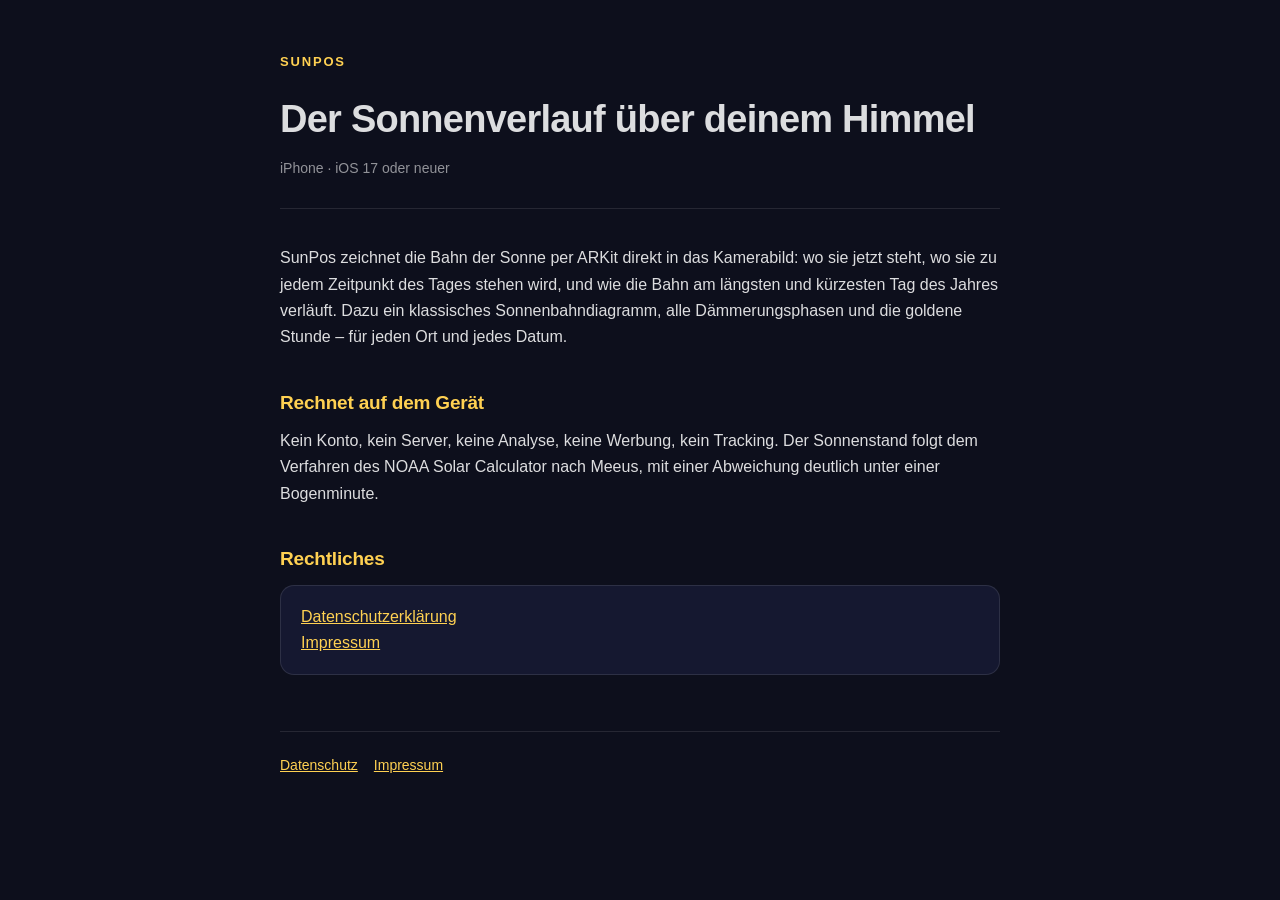
<file: docs/index.html>
<!DOCTYPE html>
<html lang="de">
<head>
<meta charset="utf-8">
<meta name="viewport" content="width=device-width, initial-scale=1">
<title>SunPos — Sonnenverlauf in AR</title>
<meta name="description" content="SunPos zeichnet den Sonnenverlauf per ARKit direkt ins Kamerabild: wo die Sonne jetzt steht, wo sie den ganzen Tag über stehen wird.">
<link rel="stylesheet" href="style.css">
</head>
<body>
<div class="wrap">

<header>
  <span class="brand">SunPos</span>
  <h1>Der Sonnenverlauf über deinem Himmel</h1>
  <p class="stand">iPhone · iOS 17 oder neuer</p>
</header>

<p>SunPos zeichnet die Bahn der Sonne per ARKit direkt in das Kamerabild: wo sie jetzt steht, wo
sie zu jedem Zeitpunkt des Tages stehen wird, und wie die Bahn am längsten und kürzesten Tag des
Jahres verläuft. Dazu ein klassisches Sonnenbahndiagramm, alle Dämmerungsphasen und die goldene
Stunde – für jeden Ort und jedes Datum.</p>

<h2>Rechnet auf dem Gerät</h2>
<p>Kein Konto, kein Server, keine Analyse, keine Werbung, kein Tracking. Der Sonnenstand folgt dem
Verfahren des NOAA Solar Calculator nach Meeus, mit einer Abweichung deutlich unter einer
Bogenminute.</p>

<h2>Rechtliches</h2>
<div class="card">
  <a href="datenschutz.html">Datenschutzerklärung</a><br>
  <a href="impressum.html">Impressum</a>
</div>

<footer>
  <a href="datenschutz.html">Datenschutz</a><a href="impressum.html">Impressum</a>
</footer>

</div>
</body>
</html>
</file>
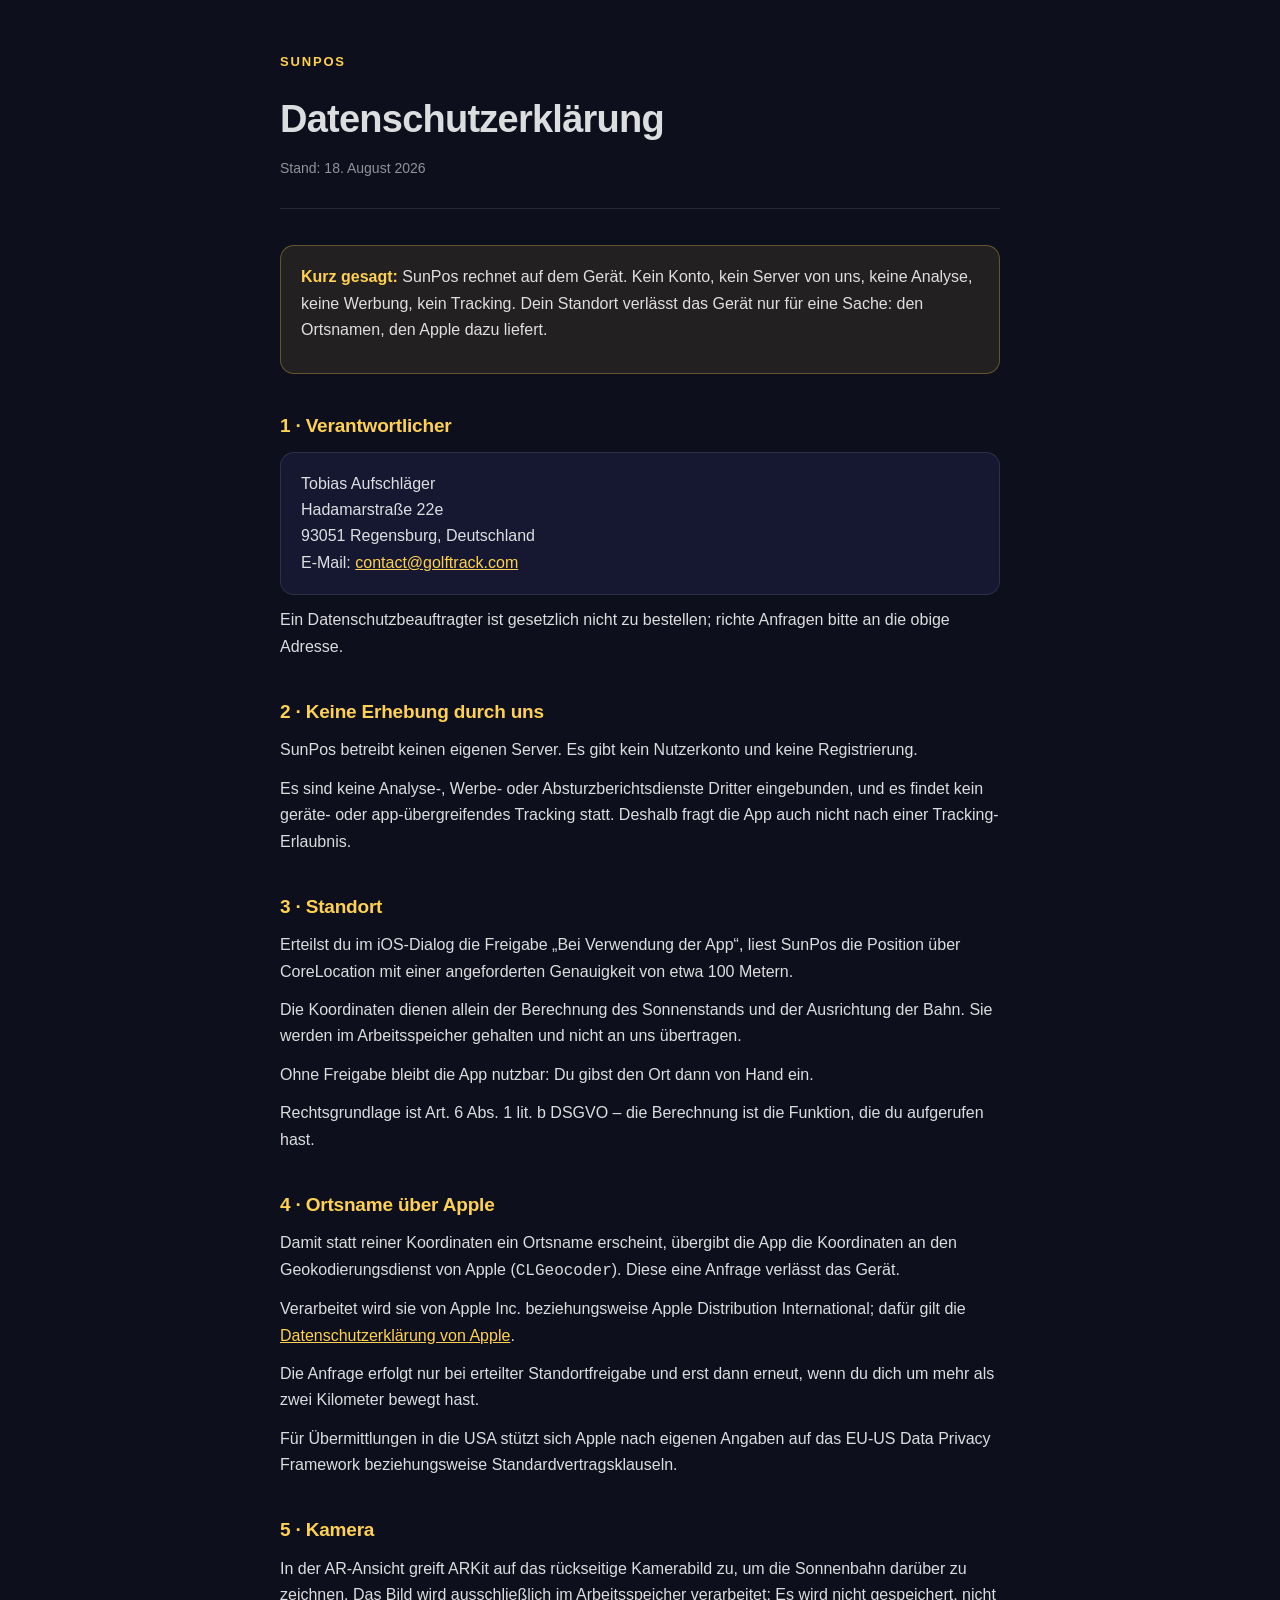
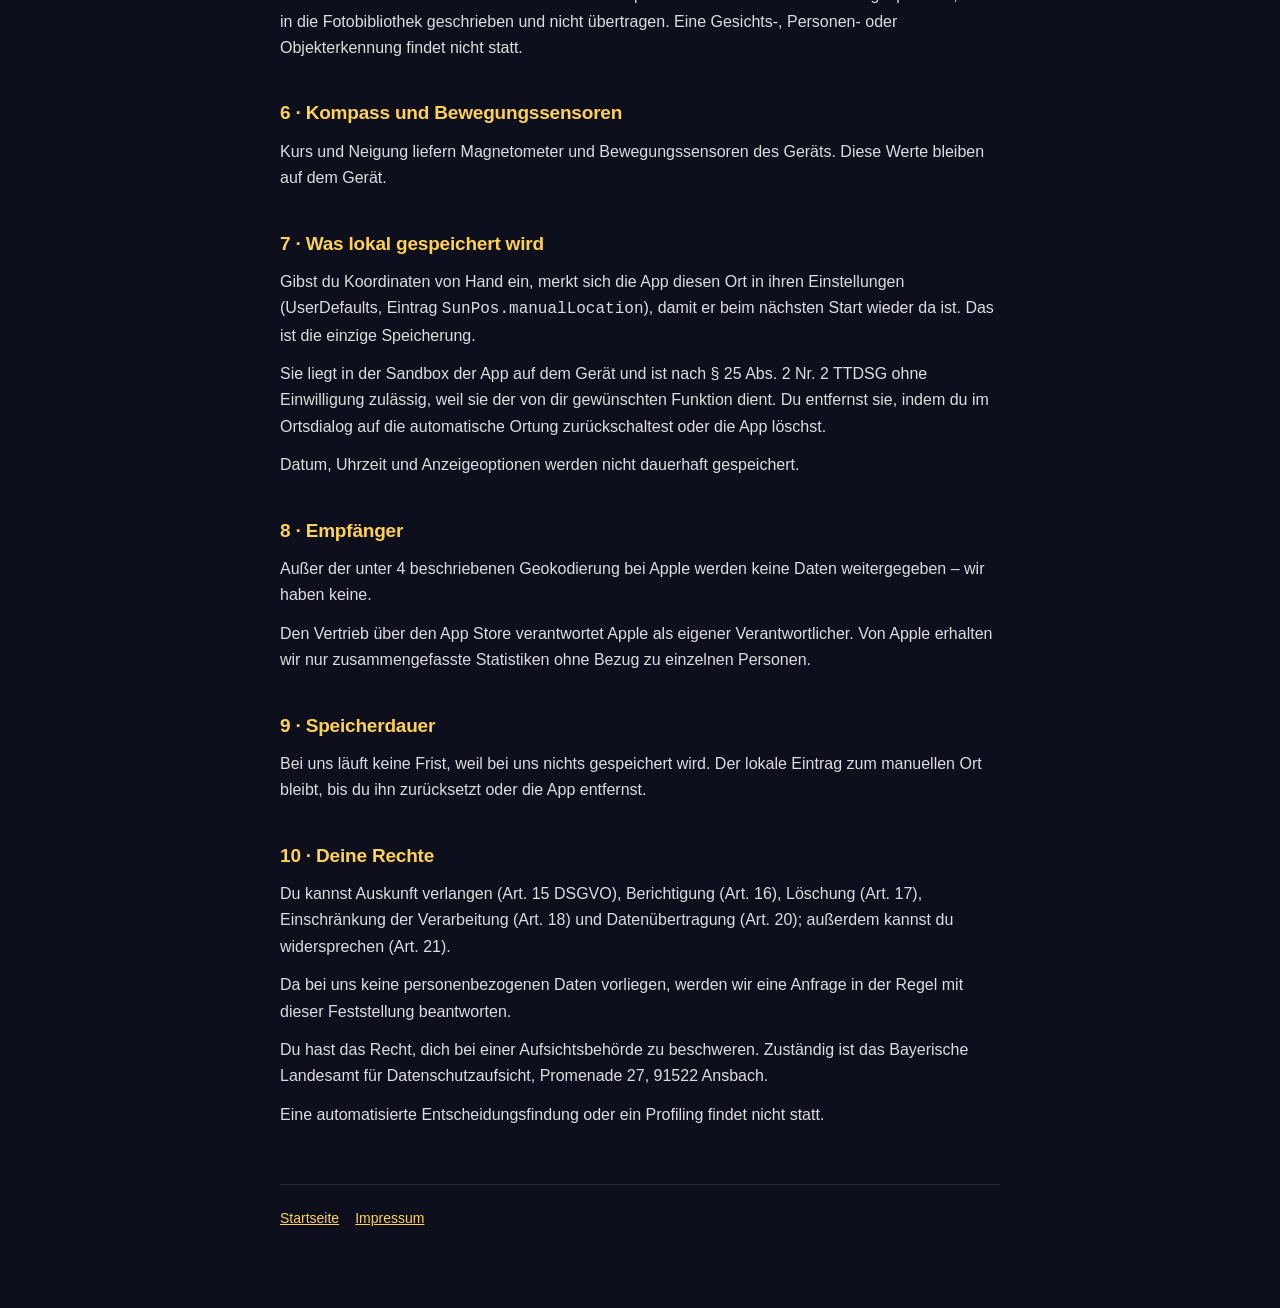
<file: docs/datenschutz.html>
<!DOCTYPE html>
<html lang="de">
<head>
<meta charset="utf-8">
<meta name="viewport" content="width=device-width, initial-scale=1">
<title>Datenschutzerklärung — SunPos</title>
<link rel="stylesheet" href="style.css">
</head>
<body>
<div class="wrap">

<header>
  <a class="brand" href="index.html">SunPos</a>
  <h1>Datenschutzerklärung</h1>
  <p class="stand">Stand: 18. August 2026</p>
</header>

<div class="lead">
  <p><strong>Kurz gesagt:</strong> SunPos rechnet auf dem Gerät. Kein Konto, kein Server von uns,
  keine Analyse, keine Werbung, kein Tracking. Dein Standort verlässt das Gerät nur für eine Sache:
  den Ortsnamen, den Apple dazu liefert.</p>
</div>

<h2>1 · Verantwortlicher</h2>
<div class="card">
  <address>
    Tobias Aufschläger<br>
    Hadamarstraße 22e<br>
    93051 Regensburg, Deutschland<br>
    E-Mail: <a href="mailto:contact@golftrack.com">contact@golftrack.com</a>
  </address>
</div>
<p>Ein Datenschutzbeauftragter ist gesetzlich nicht zu bestellen; richte Anfragen bitte an die
obige Adresse.</p>

<h2>2 · Keine Erhebung durch uns</h2>
<p>SunPos betreibt keinen eigenen Server. Es gibt kein Nutzerkonto und keine Registrierung.</p>
<p>Es sind keine Analyse-, Werbe- oder Absturzberichtsdienste Dritter eingebunden, und es findet
kein geräte- oder app-übergreifendes Tracking statt. Deshalb fragt die App auch nicht nach einer
Tracking-Erlaubnis.</p>

<h2>3 · Standort</h2>
<p>Erteilst du im iOS-Dialog die Freigabe „Bei Verwendung der App“, liest SunPos die Position über
CoreLocation mit einer angeforderten Genauigkeit von etwa 100 Metern.</p>
<p>Die Koordinaten dienen allein der Berechnung des Sonnenstands und der Ausrichtung der Bahn. Sie
werden im Arbeitsspeicher gehalten und nicht an uns übertragen.</p>
<p>Ohne Freigabe bleibt die App nutzbar: Du gibst den Ort dann von Hand ein.</p>
<p>Rechtsgrundlage ist Art. 6 Abs. 1 lit. b DSGVO – die Berechnung ist die Funktion, die du
aufgerufen hast.</p>

<h2>4 · Ortsname über Apple</h2>
<p>Damit statt reiner Koordinaten ein Ortsname erscheint, übergibt die App die Koordinaten an den
Geokodierungsdienst von Apple (<code>CLGeocoder</code>). Diese eine Anfrage verlässt das Gerät.</p>
<p>Verarbeitet wird sie von Apple Inc. beziehungsweise Apple Distribution International; dafür
gilt die <a href="https://www.apple.com/legal/privacy/de-ww/">Datenschutzerklärung von Apple</a>.</p>
<p>Die Anfrage erfolgt nur bei erteilter Standortfreigabe und erst dann erneut, wenn du dich um
mehr als zwei Kilometer bewegt hast.</p>
<p>Für Übermittlungen in die USA stützt sich Apple nach eigenen Angaben auf das EU-US Data Privacy
Framework beziehungsweise Standardvertragsklauseln.</p>

<h2>5 · Kamera</h2>
<p>In der AR-Ansicht greift ARKit auf das rückseitige Kamerabild zu, um die Sonnenbahn darüber zu
zeichnen. Das Bild wird ausschließlich im Arbeitsspeicher verarbeitet: Es wird nicht gespeichert,
nicht in die Fotobibliothek geschrieben und nicht übertragen. Eine Gesichts-, Personen- oder
Objekterkennung findet nicht statt.</p>

<h2>6 · Kompass und Bewegungssensoren</h2>
<p>Kurs und Neigung liefern Magnetometer und Bewegungssensoren des Geräts. Diese Werte bleiben auf
dem Gerät.</p>

<h2>7 · Was lokal gespeichert wird</h2>
<p>Gibst du Koordinaten von Hand ein, merkt sich die App diesen Ort in ihren Einstellungen
(UserDefaults, Eintrag <code>SunPos.manualLocation</code>), damit er beim nächsten Start wieder
da ist. Das ist die einzige Speicherung.</p>
<p>Sie liegt in der Sandbox der App auf dem Gerät und ist nach § 25 Abs. 2 Nr. 2 TTDSG ohne
Einwilligung zulässig, weil sie der von dir gewünschten Funktion dient. Du entfernst sie, indem du
im Ortsdialog auf die automatische Ortung zurückschaltest oder die App löschst.</p>
<p>Datum, Uhrzeit und Anzeigeoptionen werden nicht dauerhaft gespeichert.</p>

<h2>8 · Empfänger</h2>
<p>Außer der unter 4 beschriebenen Geokodierung bei Apple werden keine Daten weitergegeben – wir
haben keine.</p>
<p>Den Vertrieb über den App Store verantwortet Apple als eigener Verantwortlicher. Von Apple
erhalten wir nur zusammengefasste Statistiken ohne Bezug zu einzelnen Personen.</p>

<h2>9 · Speicherdauer</h2>
<p>Bei uns läuft keine Frist, weil bei uns nichts gespeichert wird. Der lokale Eintrag zum
manuellen Ort bleibt, bis du ihn zurücksetzt oder die App entfernst.</p>

<h2>10 · Deine Rechte</h2>
<p>Du kannst Auskunft verlangen (Art. 15 DSGVO), Berichtigung (Art. 16), Löschung (Art. 17),
Einschränkung der Verarbeitung (Art. 18) und Datenübertragung (Art. 20); außerdem kannst du
widersprechen (Art. 21).</p>
<p>Da bei uns keine personenbezogenen Daten vorliegen, werden wir eine Anfrage in der Regel mit
dieser Feststellung beantworten.</p>
<p>Du hast das Recht, dich bei einer Aufsichtsbehörde zu beschweren. Zuständig ist das Bayerische
Landesamt für Datenschutzaufsicht, Promenade 27, 91522 Ansbach.</p>
<p>Eine automatisierte Entscheidungsfindung oder ein Profiling findet nicht statt.</p>

<footer>
  <a href="index.html">Startseite</a><a href="impressum.html">Impressum</a>
</footer>

</div>
</body>
</html>
</file>
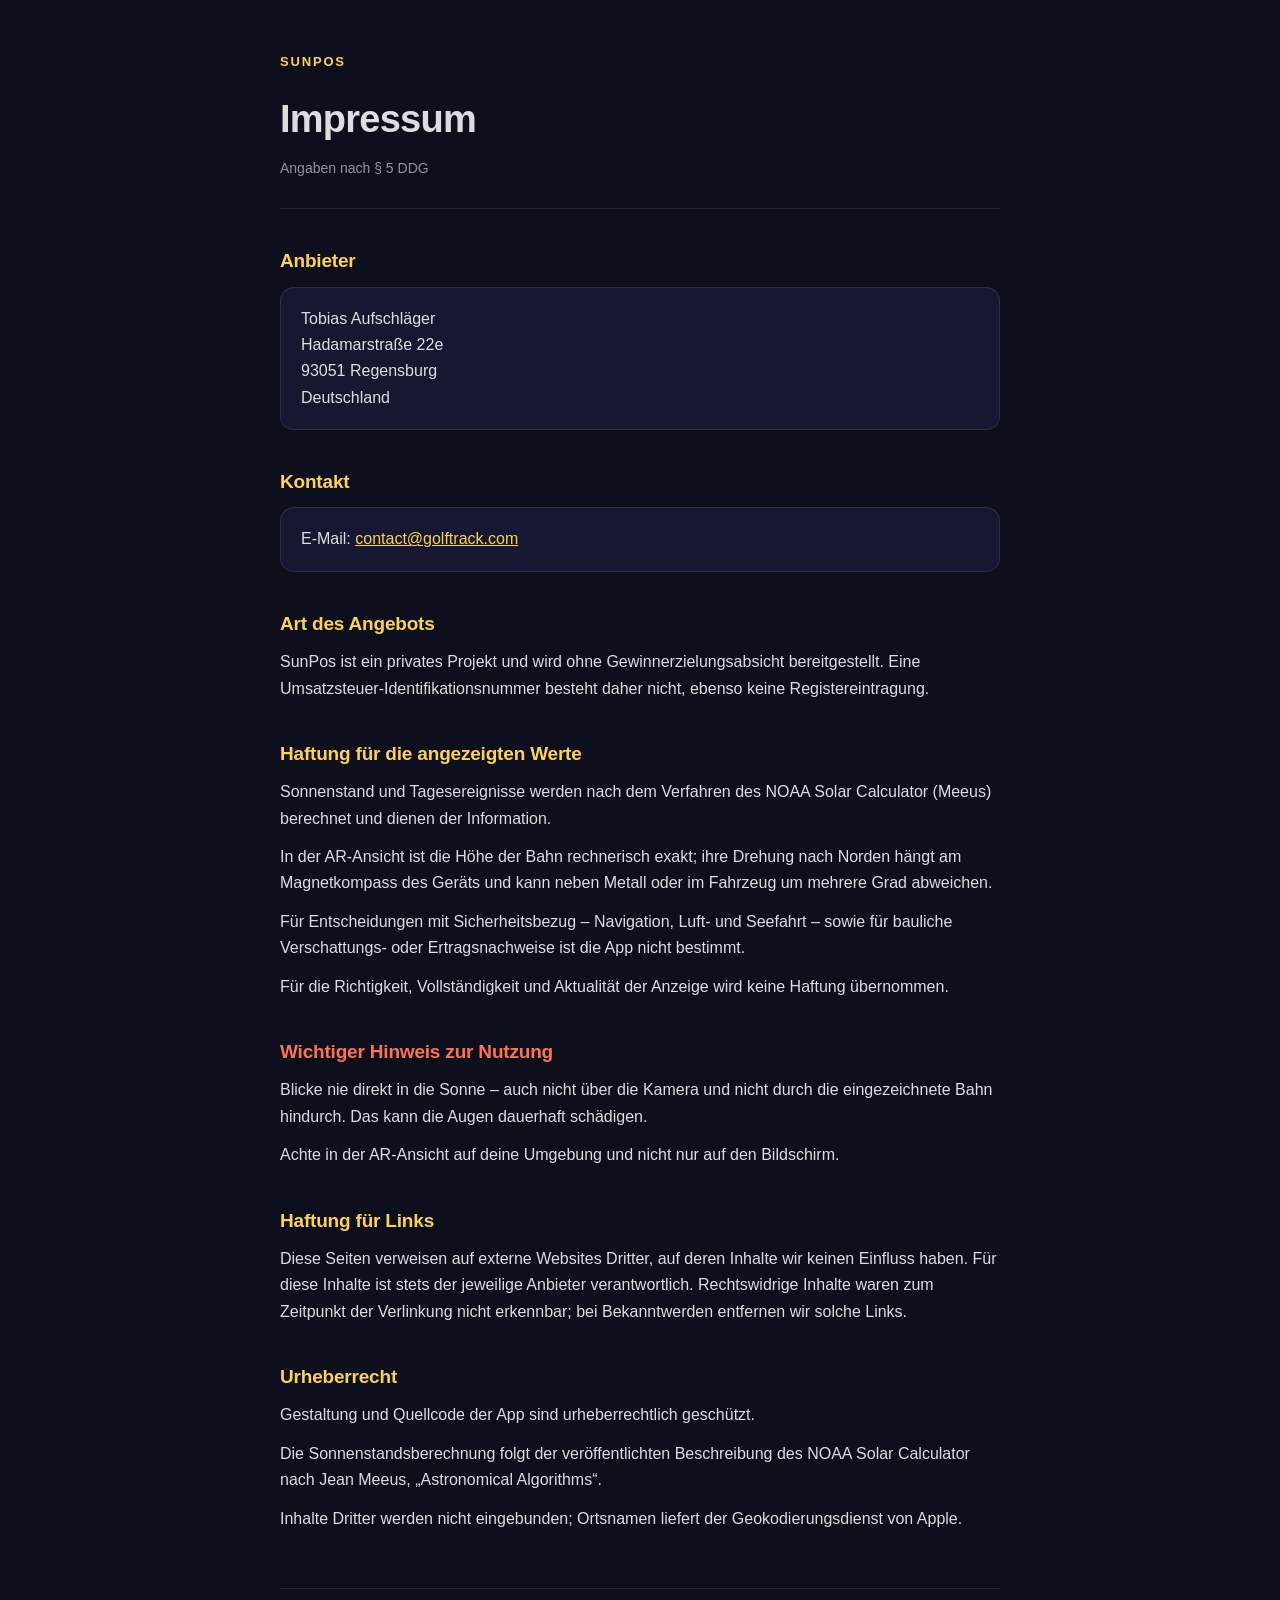
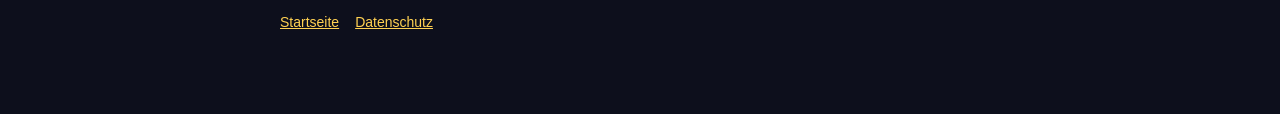
<file: docs/impressum.html>
<!DOCTYPE html>
<html lang="de">
<head>
<meta charset="utf-8">
<meta name="viewport" content="width=device-width, initial-scale=1">
<title>Impressum — SunPos</title>
<link rel="stylesheet" href="style.css">
</head>
<body>
<div class="wrap">

<header>
  <a class="brand" href="index.html">SunPos</a>
  <h1>Impressum</h1>
  <p class="stand">Angaben nach § 5 DDG</p>
</header>

<h2>Anbieter</h2>
<div class="card">
  <address>
    Tobias Aufschläger<br>
    Hadamarstraße 22e<br>
    93051 Regensburg<br>
    Deutschland
  </address>
</div>

<h2>Kontakt</h2>
<div class="card">
  E-Mail: <a href="mailto:contact@golftrack.com">contact@golftrack.com</a>
</div>

<h2>Art des Angebots</h2>
<p>SunPos ist ein privates Projekt und wird ohne Gewinnerzielungsabsicht bereitgestellt. Eine
Umsatzsteuer-Identifikationsnummer besteht daher nicht, ebenso keine Registereintragung.</p>

<h2>Haftung für die angezeigten Werte</h2>
<p>Sonnenstand und Tagesereignisse werden nach dem Verfahren des NOAA Solar Calculator (Meeus)
berechnet und dienen der Information.</p>
<p>In der AR-Ansicht ist die Höhe der Bahn rechnerisch exakt; ihre Drehung nach Norden hängt am
Magnetkompass des Geräts und kann neben Metall oder im Fahrzeug um mehrere Grad abweichen.</p>
<p>Für Entscheidungen mit Sicherheitsbezug – Navigation, Luft- und Seefahrt – sowie für bauliche
Verschattungs- oder Ertragsnachweise ist die App nicht bestimmt.</p>
<p>Für die Richtigkeit, Vollständigkeit und Aktualität der Anzeige wird keine Haftung übernommen.</p>

<h2 class="warn">Wichtiger Hinweis zur Nutzung</h2>
<p>Blicke nie direkt in die Sonne – auch nicht über die Kamera und nicht durch die eingezeichnete
Bahn hindurch. Das kann die Augen dauerhaft schädigen.</p>
<p>Achte in der AR-Ansicht auf deine Umgebung und nicht nur auf den Bildschirm.</p>

<h2>Haftung für Links</h2>
<p>Diese Seiten verweisen auf externe Websites Dritter, auf deren Inhalte wir keinen Einfluss
haben. Für diese Inhalte ist stets der jeweilige Anbieter verantwortlich. Rechtswidrige Inhalte
waren zum Zeitpunkt der Verlinkung nicht erkennbar; bei Bekanntwerden entfernen wir solche Links.</p>

<h2>Urheberrecht</h2>
<p>Gestaltung und Quellcode der App sind urheberrechtlich geschützt.</p>
<p>Die Sonnenstandsberechnung folgt der veröffentlichten Beschreibung des NOAA Solar Calculator
nach Jean Meeus, „Astronomical Algorithms“.</p>
<p>Inhalte Dritter werden nicht eingebunden; Ortsnamen liefert der Geokodierungsdienst von Apple.</p>

<footer>
  <a href="index.html">Startseite</a><a href="datenschutz.html">Datenschutz</a>
</footer>

</div>
</body>
</html>
</file>
<file: docs/style.css>
/* Gemeinsame Gestaltung der SunPos-Rechtsseiten – dunkler Grund und Gold wie in der App. */
:root {
  --bg: #0d0f1c;
  --panel: #151830;
  --line: rgba(255, 255, 255, 0.10);
  --text: rgba(255, 255, 255, 0.86);
  --muted: rgba(255, 255, 255, 0.55);
  --sun: #ffd152;
  --warn: #ff7350;
}

* { box-sizing: border-box; }

body {
  margin: 0;
  padding: 0 20px 80px;
  background: var(--bg);
  color: var(--text);
  font: 16px/1.65 -apple-system, BlinkMacSystemFont, "Segoe UI", Roboto, sans-serif;
  -webkit-text-size-adjust: 100%;
}

.wrap { max-width: 720px; margin: 0 auto; }

header {
  padding: 48px 0 28px;
  border-bottom: 1px solid var(--line);
  margin-bottom: 36px;
}

.brand {
  font-size: 13px;
  font-weight: 600;
  letter-spacing: 0.14em;
  text-transform: uppercase;
  color: var(--sun);
  text-decoration: none;
}

h1 { font-size: clamp(28px, 6vw, 38px); margin: 14px 0 6px; letter-spacing: -0.02em; }

.stand { color: var(--muted); font-size: 14px; margin: 0; }

h2 {
  font-size: 19px;
  margin: 36px 0 10px;
  color: var(--sun);
  letter-spacing: -0.01em;
}

h2.warn { color: var(--warn); }

p { margin: 0 0 12px; }

address { font-style: normal; }

.card {
  background: var(--panel);
  border: 1px solid var(--line);
  border-radius: 14px;
  padding: 18px 20px;
  margin: 0 0 12px;
}

.lead {
  background: rgba(255, 209, 82, 0.09);
  border: 1px solid rgba(255, 209, 82, 0.30);
  border-radius: 14px;
  padding: 18px 20px;
  margin-bottom: 8px;
}

.lead strong { color: var(--sun); }

a { color: var(--sun); }

footer {
  margin-top: 56px;
  padding-top: 22px;
  border-top: 1px solid var(--line);
  color: var(--muted);
  font-size: 14px;
}

footer a { margin-right: 16px; }
</file>
